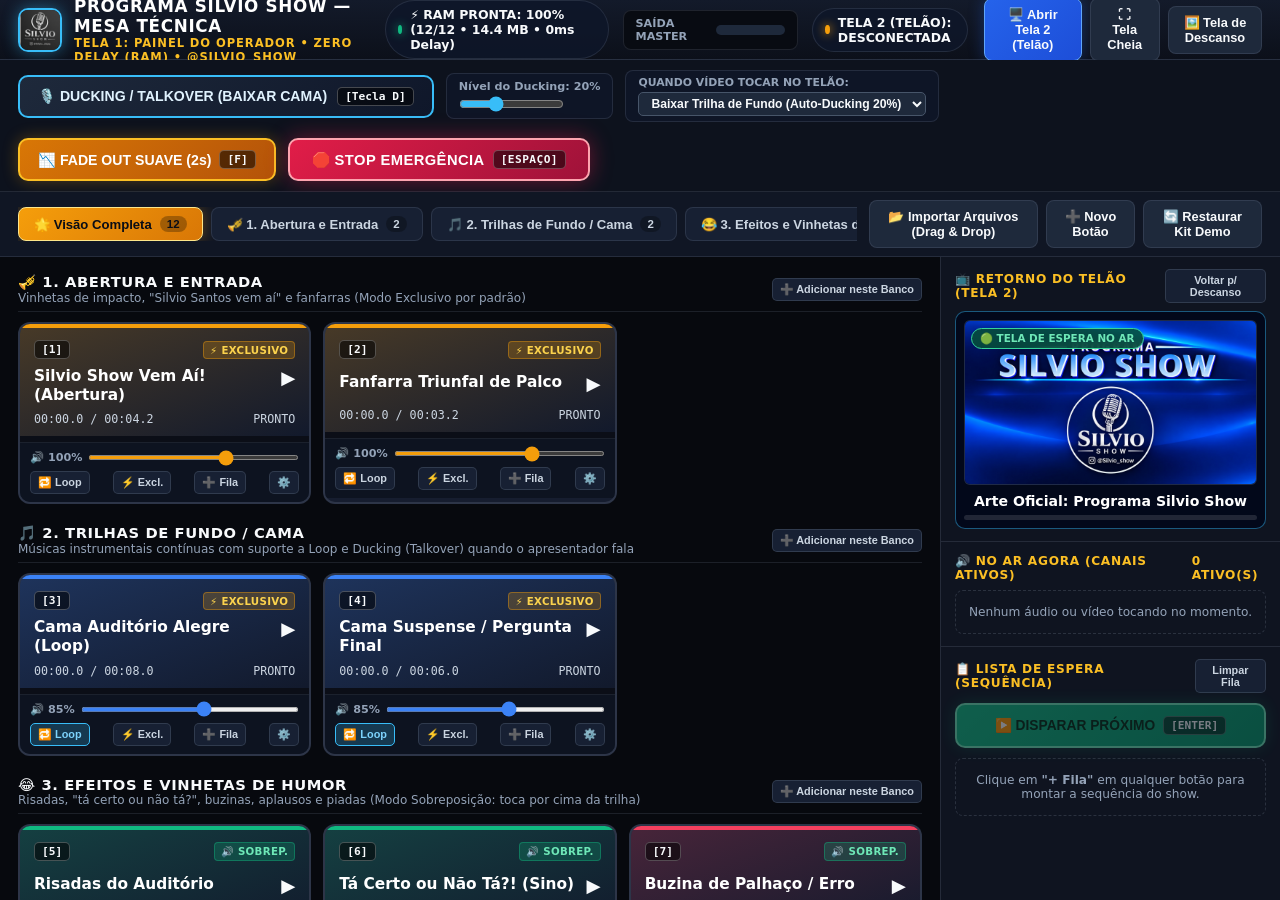
<file: index.html>
<!DOCTYPE html>
<html lang="pt-BR">
<head>
  <meta charset="UTF-8" />
  <meta name="viewport" content="width=device-width, initial-scale=1.0" />
  <title>TELA 1 — PAINEL DO OPERADOR | PROGRAMA SILVIO SHOW</title>
  <link rel="icon" type="image/jpeg" href="Silvio%20Show%20imagens/logo%20silvio%20show%20fundo%20preto.jpeg" />
  <link rel="stylesheet" href="styles.css" />
</head>
<body>
  <!-- TOP HEADER: STATUS DO SISTEMA E SAÍDA DE TELÃO (TELA 2) -->
  <header class="top-header">
    <div class="brand-area">
      <img
        src="Silvio%20Show%20imagens/logo%20silvio%20show%20fundo%20preto.jpeg"
        alt="Logo Silvio Show"
        class="brand-logo-img"
      />
      <div>
        <div class="brand-title">PROGRAMA SILVIO SHOW — MESA TÉCNICA</div>
        <div class="brand-subtitle">TELA 1: PAINEL DO OPERADOR • ZERO DELAY (RAM) • @Silvio_show</div>
      </div>
    </div>

    <div class="telemetry-area">
      <!-- Status de Pré-carregamento em RAM -->
      <div class="status-pill" id="ram-status-pill" title="Todos os áudios e vídeos decodificados na memória RAM para disparo imediato">
        <span class="dot online" id="ram-dot"></span>
        <span id="ram-status-text">⚡ RAM PRONTA: Carregando...</span>
      </div>

      <!-- Medidor VU Master -->
      <div class="vu-wrap" title="Nível de Saída de Áudio Master">
        <span class="vu-label">SAÍDA MASTER</span>
        <div class="vu-bar-bg">
          <div class="vu-bar-fill" id="master-vu-fill"></div>
        </div>
      </div>

      <!-- Status da Tela 2 (Telão / Palco) -->
      <div class="status-pill" id="stage-status-pill">
        <span class="dot warn" id="stage-dot"></span>
        <span id="stage-status-text">TELA 2 (TELÃO): DESCONECTADA</span>
      </div>
    </div>

    <div class="stage-actions">
      <button class="btn btn-primary-stage" id="btn-open-stage" title="Abre a janela limpa da Tela 2 para arrastar ao projetor/LED e colocar em Tela Cheia">
        🖥️ Abrir Tela 2 (Telão)
      </button>
      <button class="btn" id="btn-fullscreen-stage" title="Envia comando de Tela Cheia para a Tela 2">
        ⛶ Tela Cheia
      </button>
      <button class="btn" id="btn-config-standby" title="Personalizar a imagem/logo ou animação de descanso do Telão">
        🖼️ Tela de Descanso
      </button>
    </div>
  </header>

  <!-- MASTER CONTROL DECK: DUCKING (TALKOVER), TRANSIÇÃO VÍDEO E EMERGÊNCIA -->
  <section class="master-deck">
    <div class="deck-group">
      <button class="btn-ducking" id="btn-ducking-toggle" title="Atalho: Tecla [D] — Baixa suavemente o volume das Trilhas de Fundo / Cama enquanto o apresentador fala">
        <span>🎙️ DUCKING / TALKOVER (BAIXAR CAMA)</span>
        <span class="hotkey-badge">[Tecla D]</span>
      </button>

      <div class="duck-config">
        <label for="duck-level-slider">Nível do Ducking: <span id="duck-level-label">20%</span></label>
        <input type="range" id="duck-level-slider" min="5" max="50" value="20" step="5" />
      </div>

      <div class="video-behavior-box" title="Define o que acontece com a trilha de fundo quando um vídeo é disparado para a Tela 2">
        <label for="select-video-duck-behavior">Quando Vídeo Tocar no Telão:</label>
        <select id="select-video-duck-behavior">
          <option value="duck" selected>Baixar Trilha de Fundo (Auto-Ducking 20%)</option>
          <option value="cut">Cortar Trilha de Fundo (Fade Out)</option>
          <option value="none">Manter Trilha no Volume Atual</option>
        </select>
      </div>
    </div>

    <div class="deck-group">
      <button class="btn-fadeout" id="btn-master-fadeout" title="Atalho: Tecla [F] — Baixa suavemente todos os áudios e vídeos em 2 segundos">
        📉 FADE OUT SUAVE (2s) <span class="hotkey-badge">[F]</span>
      </button>

      <button class="btn-panic-stop" id="btn-master-stop" title="Atalho: [ESPAÇO] ou [ESC] — Corta imediatamente todos os sons e volta o Telão para a Tela de Descanso">
        🛑 STOP EMERGÊNCIA <span class="hotkey-badge">[ESPAÇO]</span>
      </button>
    </div>
  </section>

  <!-- BARRA DE BANCOS POR MOMENTO DO SHOW + IMPORTAÇÃO -->
  <nav class="banks-nav-bar">
    <div class="bank-tabs" id="bank-tabs">
      <button class="bank-tab active" data-bank="all">
        🌟 Visão Completa <span class="bank-count" id="count-all">0</span>
      </button>
      <button class="bank-tab" data-bank="abertura">
        🎺 1. Abertura e Entrada <span class="bank-count" id="count-abertura">0</span>
      </button>
      <button class="bank-tab" data-bank="trilhas">
        🎵 2. Trilhas de Fundo / Cama <span class="bank-count" id="count-trilhas">0</span>
      </button>
      <button class="bank-tab" data-bank="efeitos">
        😂 3. Efeitos e Vinhetas de Humor <span class="bank-count" id="count-efeitos">0</span>
      </button>
      <button class="bank-tab" data-bank="videos">
        🎬 4. Vídeos e Telão (Tela 2) <span class="bank-count" id="count-videos">0</span>
      </button>
    </div>

    <div class="stage-actions">
      <input type="file" id="quick-file-input" multiple accept="audio/*,video/*,image/*" style="display:none" />
      <button class="btn" id="btn-quick-import" title="Importar vários arquivos de áudio ou vídeo do computador de uma só vez">
        📂 Importar Arquivos (Drag &amp; Drop)
      </button>
      <button class="btn" id="btn-new-pad" title="Criar e configurar um novo botão personalizado">
        ➕ Novo Botão
      </button>
      <button class="btn" id="btn-reset-demo" title="Restaurar os botões originais de demonstração do Silvio Show">
        🔄 Restaurar Kit Demo
      </button>
    </div>
  </nav>

  <!-- WORKSPACE PRINCIPAL: GRADE DE BOTÕES + BARRA LATERAL -->
  <main class="workspace">
    <!-- GRADE DE BANCOS E PADS -->
    <div class="pads-container" id="pads-container">
      <!-- Renderizado dinamicamente via app.js -->
    </div>

    <!-- BARRA LATERAL: MONITOR DO TELÃO, CANAIS ATIVOS E LISTA DE ESPERA -->
    <aside class="right-sidebar">
      <!-- Bloco 1: Monitor em Tempo Real da Tela 2 (Telão) -->
      <div class="sidebar-block">
        <div class="sidebar-title">
          <span>📺 RETORNO DO TELÃO (TELA 2)</span>
          <button class="pad-mini-btn" id="btn-clear-stage" title="Voltar o Telão imediatamente para a imagem de descanso">
            Voltar p/ Descanso
          </button>
        </div>
        <div class="stage-mini-preview">
          <div class="stage-mini-thumb-wrap">
            <img
              id="stage-mini-thumb"
              src="Silvio%20Show%20imagens/imagem%20programa%20silvio%20show.jpeg"
              alt="Preview da Tela de Espera"
            />
            <div class="stage-mini-overlay-badge">
              <span class="stage-mini-status" id="stage-mini-badge">🟢 TELA DE ESPERA NO AR</span>
            </div>
          </div>
          <div class="stage-mini-name" id="stage-mini-title">Arte Oficial: Programa Silvio Show</div>
          <div class="stage-mini-progress">
            <div class="stage-mini-progress-fill" id="stage-mini-bar"></div>
          </div>
        </div>
      </div>

      <!-- Bloco 2: Canais em Execução Agora -->
      <div class="sidebar-block">
        <div class="sidebar-title">
          <span>🔊 NO AR AGORA (CANAIS ATIVOS)</span>
          <span id="active-channels-count">0 ativos</span>
        </div>
        <div class="active-channels-list" id="active-channels-list">
          <div class="empty-hint">Nenhum áudio ou vídeo tocando no momento.</div>
        </div>
      </div>

      <!-- Bloco 3: Lista de Espera (Next Queue) -->
      <div class="queue-section">
        <div class="sidebar-title">
          <span>📋 LISTA DE ESPERA (SEQUÊNCIA)</span>
          <button class="pad-mini-btn" id="btn-clear-queue">Limpar Fila</button>
        </div>

        <button class="btn-fire-next" id="btn-fire-next" disabled title="Atalho: Tecla [ENTER] — Dispara imediatamente o primeiro item da lista de espera">
          ▶️ DISPARAR PRÓXIMO <span class="hotkey-badge">[ENTER]</span>
        </button>

        <div class="queue-list" id="queue-list">
          <div class="empty-hint">
            Clique em <strong>"+ Fila"</strong> em qualquer botão para montar a sequência do show.
          </div>
        </div>
      </div>
    </aside>
  </main>

  <!-- MODAL 1: CRIAR / EDITAR BOTÃO (PAD) -->
  <div class="modal-backdrop" id="modal-pad">
    <div class="modal-card">
      <div class="modal-header">
        <h3 id="modal-pad-title">Configurar Botão do Painel</h3>
        <button class="pad-mini-btn" id="btn-close-pad-modal">✕</button>
      </div>
      <form id="form-pad" class="form-grid">
        <input type="hidden" id="pad-id-input" />

        <div class="form-group">
          <label for="pad-title-input">Nome do Botão (Exibido na Mesa):</label>
          <input type="text" id="pad-title-input" required placeholder="Ex: Silvio Santos Vem Aí / Risada Auditório" />
        </div>

        <div class="form-row">
          <div class="form-group">
            <label for="pad-bank-input">Banco / Momento do Show:</label>
            <select id="pad-bank-input">
              <option value="abertura">1. Abertura e Entrada</option>
              <option value="trilhas">2. Trilhas de Fundo / Cama</option>
              <option value="efeitos">3. Efeitos e Vinhetas de Humor</option>
              <option value="videos">4. Vídeos e Telão (Tela 2)</option>
            </select>
          </div>

          <div class="form-group">
            <label for="pad-mode-input">Modo de Transição:</label>
            <select id="pad-mode-input">
              <option value="exclusive">Exclusivo (Corta o anterior)</option>
              <option value="overlay">Sobreposição (Toca por cima)</option>
            </select>
          </div>
        </div>

        <div class="form-row">
          <div class="form-group">
            <label for="pad-color-input">Cor do Botão:</label>
            <select id="pad-color-input">
              <option value="#f59e0b">Dourado / Âmbar (Abertura)</option>
              <option value="#3b82f6">Azul Royal Silvio Show (Trilha / Cama)</option>
              <option value="#10b981">Verde Esmeralda (Efeito / Humor)</option>
              <option value="#f43f5e">Vermelho Coral (Impacto / Buzina)</option>
              <option value="#8b5cf6">Roxo Broadcast (Telão / Vídeo)</option>
              <option value="#06b6d4">Ciano Neon (Quadros)</option>
            </select>
          </div>

          <div class="form-group">
            <label for="pad-hotkey-input">Atalho no Teclado (1 tecla):</label>
            <input type="text" id="pad-hotkey-input" maxlength="2" placeholder="Ex: 1, 2, Q, W" />
          </div>
        </div>

        <div class="form-group">
          <label for="pad-file-input">Arquivo de Áudio / Vídeo / Imagem (Pré-carregado na RAM):</label>
          <input type="file" id="pad-file-input" accept="audio/*,video/*,image/*" />
          <small style="color:#94a3b8;font-size:0.72rem;" id="pad-file-current-info">
            Selecione um arquivo do computador (.mp3, .wav, .mp4, .webm, .png, .jpg) ou mantenha o som atual.
          </small>
        </div>

        <div class="form-group" style="flex-direction:row;align-items:center;gap:8px;">
          <input type="checkbox" id="pad-loop-input" />
          <label for="pad-loop-input" style="cursor:pointer;">Repetir continuamente em Loop (Ideal para Trilhas de Fundo / Cama)</label>
        </div>

        <div class="modal-actions">
          <button type="button" class="btn" id="btn-cancel-pad-modal">Cancelar</button>
          <button type="submit" class="btn btn-primary-stage">💾 Salvar na RAM</button>
        </div>
      </form>
    </div>
  </div>

  <!-- MODAL 2: CONFIGURAR TELA DE DESCANSO DO TELÃO (STANDBY TELA 2) -->
  <div class="modal-backdrop" id="modal-standby">
    <div class="modal-card">
      <div class="modal-header">
        <h3>🖼️ Configurar Tela de Espera do Telão (Tela 2)</h3>
        <button class="pad-mini-btn" id="btn-close-standby-modal">✕</button>
      </div>
      <form id="form-standby" class="form-grid">
        <div class="form-group">
          <label for="standby-mode-input">Visual da Tela de Espera quando não há vídeo tocando:</label>
          <select id="standby-mode-input">
            <option value="default" selected>Arte Principal Oficial: "Programa Silvio Show" (Widescreen Azul)</option>
            <option value="logo_dark">Logo Oficial Microfone: "Silvio Show" (Fundo Escuro)</option>
            <option value="custom">Outra Imagem ou Vídeo em Loop Enviado do Computador</option>
          </select>
        </div>

        <div class="form-group" style="flex-direction:row;align-items:center;gap:8px;">
          <input type="checkbox" id="standby-effects-input" checked />
          <label for="standby-effects-input" style="cursor:pointer;">
            Ativar iluminação de palco e partículas animadas suaves sobre a Tela de Espera
          </label>
        </div>

        <div class="form-group">
          <label for="standby-file-input">Ou envie uma imagem/vídeo adicional (.png, .jpg, .mp4):</label>
          <input type="file" id="standby-file-input" accept="image/*,video/*" />
        </div>

        <div class="modal-actions">
          <button type="button" class="btn" id="btn-cancel-standby-modal">Fechar</button>
          <button type="submit" class="btn btn-primary-stage">Aplicar no Telão Agora</button>
        </div>
      </form>
    </div>
  </div>

  <script src="db.js"></script>
  <script src="audio-engine.js"></script>
  <script src="app.js"></script>
</body>
</html>
</file>
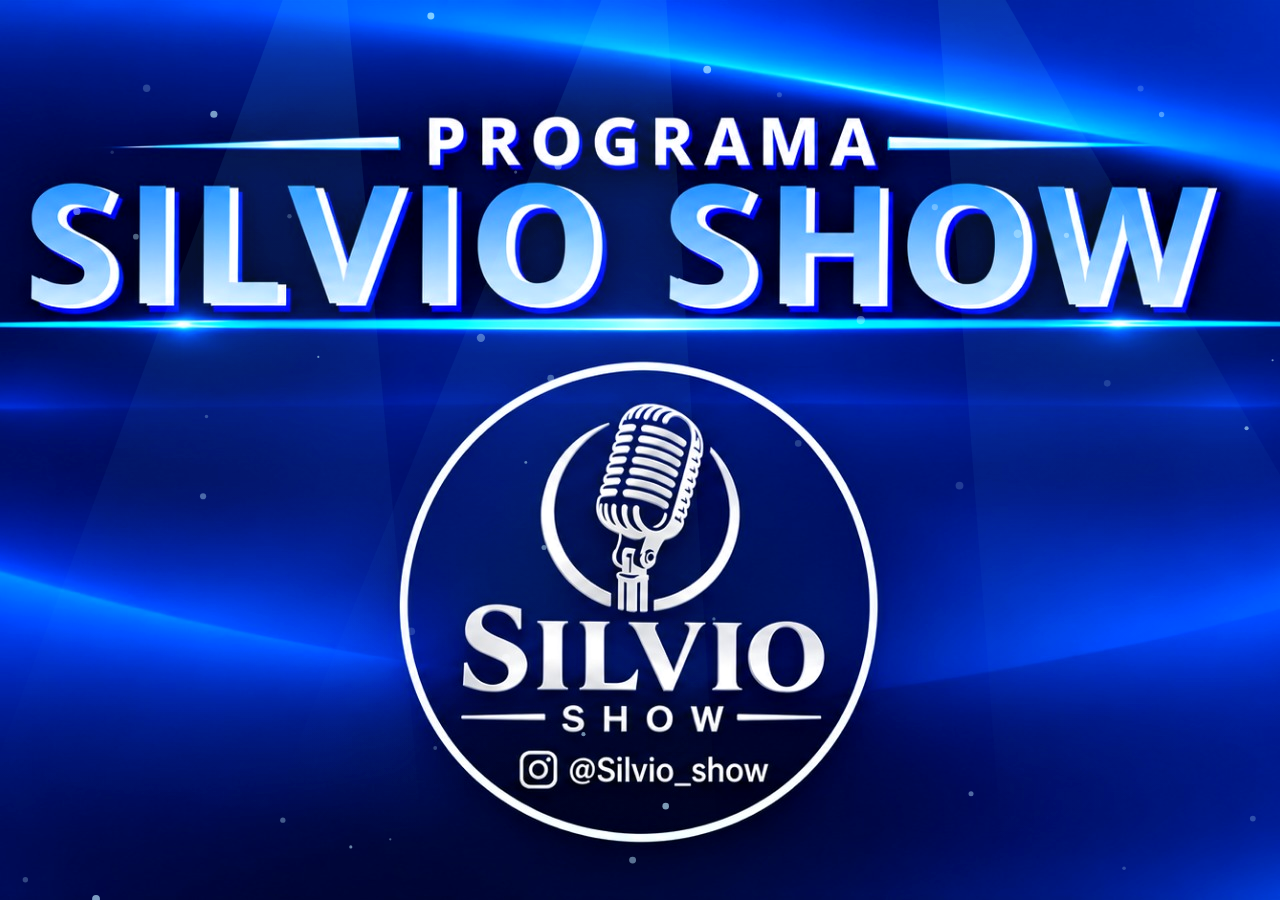
<file: stage.html>
<!DOCTYPE html>
<html lang="pt-BR">
<head>
  <meta charset="UTF-8" />
  <meta name="viewport" content="width=device-width, initial-scale=1.0" />
  <title>TELA 2 — SAÍDA DE TELÃO / PALCO (PROGRAMA SILVIO SHOW)</title>
  <link rel="icon" type="image/jpeg" href="Silvio%20Show%20imagens/logo%20silvio%20show%20fundo%20preto.jpeg" />
  <style>
    * {
      margin: 0;
      padding: 0;
      box-sizing: border-box;
      user-select: none;
    }

    html, body {
      width: 100vw;
      height: 100vh;
      overflow: hidden;
      background: #00081c;
      font-family: 'Segoe UI', system-ui, -apple-system, sans-serif;
      cursor: none; /* Oculta o mouse no projetor/painel de LED */
    }

    /* Camada 1: Tela de Descanso Oficial (Standby) */
    #standby-layer {
      position: fixed;
      inset: 0;
      width: 100vw;
      height: 100vh;
      display: flex;
      align-items: center;
      justify-content: center;
      z-index: 10;
      transition: opacity 0.35s ease;
      background: radial-gradient(circle at 50% 50%, #00247d 0%, #000b29 70%, #000412 100%);
      overflow: hidden;
    }

    #standby-layer.hidden {
      opacity: 0;
      pointer-events: none;
    }

    /* Arte Principal Widescreen do Programa Silvio Show */
    #default-standby {
      position: relative;
      width: 100vw;
      height: 100vh;
      display: flex;
      align-items: center;
      justify-content: center;
      overflow: hidden;
      background: #000c2e;
    }

    #official-standby-bg {
      width: 100vw;
      height: 100vh;
      object-fit: cover;
      animation: subtleBreath 10s ease-in-out infinite;
      filter: contrast(1.04) saturate(1.06);
    }

    /* Modo Alternativo: Logo Microfone Fundo Escuro Centralizada */
    #logo-only-standby {
      position: relative;
      width: 100vw;
      height: 100vh;
      display: none;
      align-items: center;
      justify-content: center;
      background: radial-gradient(circle at 50% 50%, #1c1d21 0%, #0a0b0e 75%, #000000 100%);
    }

    #official-logo-center {
      max-width: 62vw;
      max-height: 78vh;
      border-radius: 24px;
      box-shadow: 0 0 80px rgba(0, 195, 255, 0.25);
      animation: floatLogo 6s ease-in-out infinite;
    }

    /* Canvas de Brilho / Partículas de Palco sobre a Tela de Espera */
    #standby-canvas {
      position: absolute;
      inset: 0;
      width: 100vw;
      height: 100vh;
      z-index: 3;
      pointer-events: none;
      mix-blend-mode: screen;
    }

    @keyframes subtleBreath {
      0%, 100% { transform: scale(1); }
      50% { transform: scale(1.025); }
    }

    @keyframes floatLogo {
      0%, 100% { transform: translateY(0px) scale(1); }
      50% { transform: translateY(-10px) scale(1.03); }
    }

    /* Imagem ou Vídeo Customizado de Descanso */
    #custom-standby-img,
    #custom-standby-video {
      width: 100vw;
      height: 100vh;
      object-fit: cover;
      display: none;
      z-index: 2;
    }

    /* Camada 2: Reprodutor de Vídeo / Vinheta Ativa em Tela Cheia */
    #active-media-layer {
      position: fixed;
      inset: 0;
      width: 100vw;
      height: 100vh;
      background: #000;
      z-index: 20;
      opacity: 0;
      pointer-events: none;
      transition: opacity 0.22s ease;
      display: flex;
      align-items: center;
      justify-content: center;
    }

    #active-media-layer.active {
      opacity: 1;
    }

    #stage-video-player {
      width: 100vw;
      height: 100vh;
      object-fit: contain;
      background: #000;
      display: none;
    }

    #stage-image-player {
      width: 100vw;
      height: 100vh;
      object-fit: contain;
      background: #000;
      display: none;
    }

    #stage-synth-canvas {
      width: 100vw;
      height: 100vh;
      display: none;
    }

    /* Dica rápida de Tela Cheia (some automaticamente e fica invisível em Fullscreen) */
    #fullscreen-hint {
      position: fixed;
      bottom: 24px;
      right: 24px;
      z-index: 100;
      background: rgba(3, 18, 56, 0.9);
      border: 1px solid rgba(0, 212, 255, 0.6);
      color: #e0f2fe;
      padding: 10px 18px;
      border-radius: 10px;
      font-size: 0.85rem;
      font-weight: 600;
      letter-spacing: 0.04em;
      backdrop-filter: blur(8px);
      opacity: 0;
      transition: opacity 0.3s ease;
      pointer-events: none;
    }

    body.show-hint:not(:fullscreen) #fullscreen-hint {
      opacity: 1;
      cursor: pointer;
      pointer-events: auto;
    }
  </style>
</head>
<body>
  <!-- Camada 1: Tela de Descanso Oficial (Standby) -->
  <div id="standby-layer">
    <!-- Opção 1 (Padrão): Imagem Principal Widescreen do Programa Silvio Show -->
    <div id="default-standby">
      <img
        id="official-standby-bg"
        src="Silvio%20Show%20imagens/imagem%20programa%20silvio%20show.jpeg"
        alt="Programa Silvio Show - Tela de Espera"
      />
    </div>

    <!-- Opção 2: Logo Microfone Fundo Preto em Destaque -->
    <div id="logo-only-standby">
      <img
        id="official-logo-center"
        src="Silvio%20Show%20imagens/logo%20silvio%20show%20fundo%20preto.jpeg"
        alt="Logo Silvio Show"
      />
    </div>

    <!-- Opção 3: Mídia Extra Enviada pelo Operador -->
    <img id="custom-standby-img" alt="Tela de Descanso Personalizada" />
    <video id="custom-standby-video" muted loop playsinline></video>

    <!-- Efeito de Luzes / Partículas Suaves sobre a Tela de Espera -->
    <canvas id="standby-canvas"></canvas>
  </div>

  <!-- Camada 2: Mídia Ativa (Vídeos / Vinhetas / Chamadas de Quadros) -->
  <div id="active-media-layer">
    <video id="stage-video-player" playsinline preload="auto"></video>
    <img id="stage-image-player" alt="Mídia em Exibição" />
    <canvas id="stage-synth-canvas"></canvas>
  </div>

  <div id="fullscreen-hint" title="Clique ou pressione F11 para Tela Cheia">
    🖥️ Duplo clique ou F11 para Tela Cheia no Projetor / LED
  </div>

  <script src="db.js"></script>
  <script src="stage.js"></script>
</body>
</html>
</file>
<file: styles.css>
/* styles.css - Estilização Broadcast Profissional para o Painel do Operador (Tela 1) */

:root {
  --bg-dark: #07090e;
  --bg-panel: #0f1420;
  --bg-card: #161d2f;
  --bg-card-hover: #1d263d;
  --border-subtle: rgba(148, 163, 184, 0.16);
  --text-main: #f8fafc;
  --text-muted: #94a3b8;
  --accent-gold: #f59e0b;
  --accent-amber: #fbbf24;
  --accent-blue: #3b82f6;
  --accent-emerald: #10b981;
  --accent-rose: #f43f5e;
  --accent-purple: #8b5cf6;
  --accent-cyan: #06b6d4;
}

* {
  margin: 0;
  padding: 0;
  box-sizing: border-box;
  user-select: none;
}

body {
  background: var(--bg-dark);
  color: var(--text-main);
  font-family: 'Segoe UI', system-ui, -apple-system, sans-serif;
  height: 100vh;
  width: 100vw;
  overflow: hidden;
  display: flex;
  flex-direction: column;
}

/* TOP HEADER */
.top-header {
  height: 60px;
  background: linear-gradient(180deg, #131a2a 0%, #0c101a 100%);
  border-bottom: 1px solid var(--border-subtle);
  padding: 0 18px;
  display: flex;
  align-items: center;
  justify-content: space-between;
  gap: 16px;
  flex-shrink: 0;
}

.brand-area {
  display: flex;
  align-items: center;
  gap: 12px;
}

.brand-logo-img {
  width: 44px;
  height: 44px;
  border-radius: 10px;
  object-fit: cover;
  border: 2px solid #38bdf8;
  box-shadow: 0 0 16px rgba(56, 189, 248, 0.45);
}

.brand-title {
  font-size: 1.05rem;
  font-weight: 800;
  letter-spacing: 0.04em;
  color: #fff;
}

.brand-subtitle {
  font-size: 0.72rem;
  color: var(--accent-amber);
  font-weight: 600;
  letter-spacing: 0.08em;
  text-transform: uppercase;
}

.telemetry-area {
  display: flex;
  align-items: center;
  gap: 14px;
}

.status-pill {
  display: flex;
  align-items: center;
  gap: 8px;
  background: rgba(15, 23, 42, 0.85);
  border: 1px solid var(--border-subtle);
  padding: 6px 12px;
  border-radius: 999px;
  font-size: 0.78rem;
  font-weight: 600;
}

.dot {
  width: 9px;
  height: 9px;
  border-radius: 50%;
  background: #64748b;
}

.dot.online {
  background: #10b981;
  box-shadow: 0 0 10px #10b981;
}

.dot.warn {
  background: #f59e0b;
  box-shadow: 0 0 10px #f59e0b;
}

/* VU METER */
.vu-wrap {
  display: flex;
  align-items: center;
  gap: 8px;
  background: #080b12;
  border: 1px solid var(--border-subtle);
  padding: 6px 12px;
  border-radius: 8px;
}

.vu-label {
  font-size: 0.7rem;
  font-weight: 700;
  color: var(--text-muted);
}

.vu-bar-bg {
  width: 90px;
  height: 10px;
  background: #1e293b;
  border-radius: 5px;
  overflow: hidden;
}

.vu-bar-fill {
  height: 100%;
  width: 0%;
  background: linear-gradient(90deg, #10b981 0%, #fbbf24 70%, #ef4444 100%);
  transition: width 0.06s linear;
}

/* HEADER BUTTONS */
.stage-actions {
  display: flex;
  align-items: center;
  gap: 8px;
}

.btn {
  border: 1px solid var(--border-subtle);
  background: #1e293b;
  color: #f8fafc;
  padding: 8px 14px;
  border-radius: 8px;
  font-size: 0.8rem;
  font-weight: 700;
  cursor: pointer;
  display: inline-flex;
  align-items: center;
  gap: 6px;
  transition: all 0.15s ease;
}

.btn:hover {
  background: #334155;
  transform: translateY(-1px);
}

.btn-primary-stage {
  background: linear-gradient(135deg, #2563eb, #1d4ed8);
  border-color: #60a5fa;
  box-shadow: 0 0 15px rgba(37, 99, 235, 0.35);
}

.btn-primary-stage:hover {
  background: linear-gradient(135deg, #3b82f6, #2563eb);
}

/* MASTER CONTROL DECK (BARRA DE COMANDO DE PALCO) */
.master-deck {
  background: #0d121d;
  border-bottom: 1px solid var(--border-subtle);
  padding: 10px 18px;
  display: flex;
  align-items: center;
  justify-content: space-between;
  gap: 16px;
  flex-shrink: 0;
  flex-wrap: wrap;
}

.deck-group {
  display: flex;
  align-items: center;
  gap: 12px;
}

/* BOTÃO DUCKING (TALKOVER) */
.btn-ducking {
  background: linear-gradient(135deg, #1e293b, #0f172a);
  border: 2px solid #38bdf8;
  color: #e0f2fe;
  padding: 10px 18px;
  border-radius: 10px;
  font-size: 0.88rem;
  font-weight: 800;
  cursor: pointer;
  display: flex;
  align-items: center;
  gap: 10px;
  transition: all 0.15s ease;
}

.btn-ducking:hover {
  background: #1e3a5f;
}

.btn-ducking.active {
  background: linear-gradient(135deg, #0284c7, #0369a1);
  border-color: #7dd3fc;
  color: #fff;
  box-shadow: 0 0 24px rgba(56, 189, 248, 0.7);
  animation: pulseDuck 1.1s infinite alternate;
}

@keyframes pulseDuck {
  from { box-shadow: 0 0 12px rgba(56, 189, 248, 0.5); }
  to { box-shadow: 0 0 26px rgba(56, 189, 248, 0.95); }
}

.duck-config {
  display: flex;
   flex-direction: column;
  gap: 3px;
  background: rgba(15, 23, 42, 0.8);
  padding: 6px 12px;
  border-radius: 8px;
  border: 1px solid var(--border-subtle);
}

.duck-config label {
  font-size: 0.7rem;
  color: var(--text-muted);
  font-weight: 700;
}

.duck-config input[type="range"] {
  width: 105px;
  accent-color: #38bdf8;
  cursor: pointer;
}

.video-behavior-box {
  display: flex;
  flex-direction: column;
  gap: 3px;
  background: rgba(15, 23, 42, 0.8);
  padding: 5px 12px;
  border-radius: 8px;
  border: 1px solid var(--border-subtle);
}

.video-behavior-box label {
  font-size: 0.68rem;
  color: var(--text-muted);
  font-weight: 700;
  text-transform: uppercase;
}

.video-behavior-box select {
  background: #1e293b;
  color: #f8fafc;
  border: 1px solid #475569;
  border-radius: 5px;
  padding: 3px 8px;
  font-size: 0.76rem;
  font-weight: 600;
  cursor: pointer;
}

/* BOTÕES DE EMERGÊNCIA: FADE OUT E STOP */
.btn-fadeout {
  background: linear-gradient(135deg, #d97706, #b45309);
  border: 2px solid #fbbf24;
  color: #fff;
  padding: 10px 18px;
  border-radius: 10px;
  font-size: 0.88rem;
  font-weight: 800;
  cursor: pointer;
  display: flex;
  align-items: center;
  gap: 8px;
  box-shadow: 0 0 16px rgba(245, 158, 11, 0.3);
  transition: all 0.15s ease;
}

.btn-fadeout:hover {
  background: linear-gradient(135deg, #f59e0b, #d97706);
  transform: scale(1.02);
}

.btn-panic-stop {
  background: linear-gradient(135deg, #e11d48, #9f1239);
  border: 2px solid #fda4af;
  color: #fff;
  padding: 10px 22px;
  border-radius: 10px;
  font-size: 0.92rem;
  font-weight: 900;
  letter-spacing: 0.03em;
  cursor: pointer;
  display: flex;
  align-items: center;
  gap: 8px;
  box-shadow: 0 0 22px rgba(225, 29, 72, 0.45);
  transition: all 0.15s ease;
}

.btn-panic-stop:hover {
  background: linear-gradient(135deg, #f43f5e, #be123c);
  transform: scale(1.03);
}

/* NAVEGAÇÃO DE BANCOS POR MOMENTO DO SHOW */
.banks-nav-bar {
  background: #101624;
  border-bottom: 1px solid var(--border-subtle);
  padding: 8px 18px;
  display: flex;
  align-items: center;
  justify-content: space-between;
  gap: 12px;
  flex-shrink: 0;
}

.bank-tabs {
  display: flex;
  align-items: center;
  gap: 8px;
  overflow-x: auto;
}

.bank-tab {
  background: #172033;
  border: 1px solid var(--border-subtle);
  color: #cbd5e1;
  padding: 8px 15px;
  border-radius: 8px;
  font-size: 0.82rem;
  font-weight: 700;
  cursor: pointer;
  display: flex;
  align-items: center;
  gap: 8px;
  transition: all 0.15s ease;
  white-space: nowrap;
}

.bank-tab:hover {
  background: #1e293b;
  color: #fff;
}

.bank-tab.active {
  background: linear-gradient(135deg, #f59e0b, #d97706);
  color: #090d16;
  border-color: #fde68a;
  font-weight: 900;
  box-shadow: 0 0 15px rgba(245, 158, 11, 0.35);
}

.bank-count {
  background: rgba(0, 0, 0, 0.28);
  padding: 2px 7px;
  border-radius: 999px;
  font-size: 0.72rem;
}

/* ÁREA CENTRAL DE TRABALHO (GRID + SIDEBAR) */
.workspace {
  flex: 1;
  display: grid;
  grid-template-columns: 1fr 340px;
  overflow: hidden;
}

/* ZONA DE PADS */
.pads-container {
  padding: 16px 18px;
  overflow-y: auto;
  display: flex;
  flex-direction: column;
  gap: 20px;
  position: relative;
}

.pads-container.drag-over::after {
  content: '📥 SOLTE OS ARQUIVOS DE ÁUDIO OU VÍDEO AQUI PARA CRIAR BOTÕES INSTANTÂNEOS NA RAM';
  position: fixed;
  inset: 140px 360px 20px 20px;
  background: rgba(15, 23, 42, 0.92);
  border: 3px dashed #fbbf24;
  border-radius: 16px;
  display: flex;
  align-items: center;
  justify-content: center;
  font-size: 1.2rem;
  font-weight: 800;
  color: #fde68a;
  z-index: 50;
  pointer-events: none;
}

.bank-section {
  display: flex;
  flex-direction: column;
  gap: 10px;
}

.bank-section-header {
  display: flex;
  align-items: center;
  justify-content: space-between;
  border-bottom: 1px solid rgba(148, 163, 184, 0.15);
  padding-bottom: 6px;
}

.bank-section-title {
  font-size: 0.92rem;
  font-weight: 800;
  letter-spacing: 0.04em;
  text-transform: uppercase;
  display: flex;
  align-items: center;
  gap: 8px;
}

.bank-section-desc {
  font-size: 0.75rem;
  color: var(--text-muted);
}

.pads-grid {
  display: grid;
  grid-template-columns: repeat(auto-fill, minmax(245px, 1fr));
  gap: 12px;
}

/* CARD DO BOTÃO (PAD DE DISPARO) */
.pad-card {
  background: var(--bg-card);
  border: 2px solid rgba(148, 163, 184, 0.18);
  border-radius: 12px;
  display: flex;
  flex-direction: column;
  overflow: hidden;
  transition: transform 0.1s ease, box-shadow 0.15s ease, border-color 0.15s ease;
  position: relative;
}

.pad-card:hover {
  border-color: var(--pad-color, #fbbf24);
  box-shadow: 0 6px 20px rgba(0, 0, 0, 0.45);
}

.pad-card.playing {
  border-color: #fff !important;
  box-shadow: 0 0 25px var(--pad-color, #fbbf24);
  animation: padPulse 0.9s infinite alternate;
}

@keyframes padPulse {
  from { box-shadow: 0 0 12px var(--pad-color, #fbbf24); }
  to { box-shadow: 0 0 28px var(--pad-color, #fbbf24); }
}

.pad-trigger-zone {
  padding: 12px 14px 10px;
  cursor: pointer;
  background: linear-gradient(160deg, var(--pad-tint, rgba(245, 158, 11, 0.18)) 0%, rgba(15, 23, 42, 0.6) 100%);
  border-top: 4px solid var(--pad-color, #f59e0b);
  display: flex;
  flex-direction: column;
  gap: 8px;
  min-height: 108px;
  justify-content: space-between;
  transition: background 0.12s ease;
}

.pad-trigger-zone:active {
  transform: scale(0.985);
}

.pad-top-meta {
  display: flex;
  align-items: center;
  justify-content: space-between;
  gap: 6px;
}

.hotkey-badge {
  background: rgba(0, 0, 0, 0.55);
  border: 1px solid rgba(255, 255, 255, 0.25);
  color: #f8fafc;
  font-size: 0.7rem;
  font-weight: 800;
  padding: 2px 7px;
  border-radius: 5px;
  font-family: monospace;
}

.pad-badges {
  display: flex;
  align-items: center;
  gap: 4px;
}

.mini-badge {
  font-size: 0.64rem;
  font-weight: 800;
  padding: 2px 6px;
  border-radius: 4px;
  text-transform: uppercase;
  letter-spacing: 0.03em;
}

.badge-exclusive {
  background: rgba(245, 158, 11, 0.22);
  color: #fcd34d;
  border: 1px solid rgba(245, 158, 11, 0.4);
}

.badge-overlay {
  background: rgba(16, 185, 129, 0.22);
  color: #6ee7b7;
  border: 1px solid rgba(16, 185, 129, 0.4);
}

.badge-stage {
  background: rgba(139, 92, 246, 0.3);
  color: #ddd6fe;
  border: 1px solid rgba(139, 92, 246, 0.5);
}

.pad-title-row {
  display: flex;
  align-items: flex-start;
  justify-content: space-between;
  gap: 8px;
}

.pad-title {
  font-size: 0.96rem;
  font-weight: 800;
  color: #ffffff;
  line-height: 1.22;
  word-break: break-word;
}

.pad-play-icon {
  font-size: 1.15rem;
  flex-shrink: 0;
}

.pad-time-row {
  display: flex;
  align-items: center;
  justify-content: space-between;
  font-size: 0.73rem;
  font-family: monospace;
  color: #cbd5e1;
}

.pad-remaining.active {
  color: #fde047;
  font-weight: 800;
}

/* BARRA DE PROGRESSO DO PAD */
.pad-progress-track {
  width: 100%;
  height: 6px;
  background: rgba(0, 0, 0, 0.5);
  overflow: hidden;
}

.pad-progress-fill {
  height: 100%;
  width: 0%;
  background: var(--pad-color, #fbbf24);
  transition: width 0.06s linear;
}

/* CONTROLES INFERIORES DO PAD */
.pad-controls {
  padding: 8px 10px;
  background: #0d1320;
  display: flex;
  flex-direction: column;
  gap: 7px;
  border-top: 1px solid rgba(255, 255, 255, 0.06);
}

.pad-volume-row {
  display: flex;
  align-items: center;
  gap: 6px;
}

.pad-volume-row span {
  font-size: 0.7rem;
  color: var(--text-muted);
  font-weight: 700;
  min-width: 36px;
}

.pad-volume-slider {
  flex: 1;
  height: 5px;
  accent-color: var(--pad-color, #fbbf24);
  cursor: pointer;
}

.pad-btn-row {
  display: flex;
  align-items: center;
  justify-content: space-between;
  gap: 4px;
}

.pad-mini-btn {
  background: #172033;
  border: 1px solid rgba(148, 163, 184, 0.2);
  color: #cbd5e1;
  padding: 4px 7px;
  border-radius: 5px;
  font-size: 0.68rem;
  font-weight: 700;
  cursor: pointer;
  transition: all 0.12s ease;
}

.pad-mini-btn:hover {
  background: #28354f;
  color: #fff;
}

.pad-mini-btn.active {
  background: rgba(56, 189, 248, 0.22);
  border-color: #38bdf8;
  color: #7dd3fc;
}

/* PAINEL LATERAL DIREITO (TELÃO + CANAIS ATIVOS + FILA DE ESPERA) */
.right-sidebar {
  background: var(--bg-panel);
  border-left: 1px solid var(--border-subtle);
  display: flex;
  flex-direction: column;
  overflow: hidden;
}

.sidebar-block {
  padding: 12px 14px;
  border-bottom: 1px solid var(--border-subtle);
  display: flex;
  flex-direction: column;
  gap: 8px;
}

.sidebar-title {
  font-size: 0.76rem;
  font-weight: 800;
  text-transform: uppercase;
  letter-spacing: 0.06em;
  color: var(--accent-amber);
  display: flex;
  align-items: center;
  justify-content: space-between;
}

/* MINI MONITOR DA TELA 2 */
.stage-mini-preview {
  background: #02081a;
  border: 1px solid rgba(56, 189, 248, 0.45);
  border-radius: 10px;
  padding: 8px;
  text-align: center;
  position: relative;
}

.stage-mini-thumb-wrap {
  position: relative;
  width: 100%;
  aspect-ratio: 16 / 9;
  border-radius: 6px;
  overflow: hidden;
  margin-bottom: 8px;
  background: #000c2e;
  border: 1px solid rgba(255, 255, 255, 0.12);
}

#stage-mini-thumb {
  width: 100%;
  height: 100%;
  object-fit: cover;
  display: block;
}

.stage-mini-overlay-badge {
  position: absolute;
  top: 6px;
  left: 6px;
}

.stage-mini-status {
  font-size: 0.65rem;
  font-weight: 800;
  padding: 3px 8px;
  border-radius: 999px;
  display: inline-block;
  background: rgba(6, 78, 59, 0.88);
  border: 1px solid #34d399;
  color: #6ee7b7;
  backdrop-filter: blur(4px);
}

.stage-mini-status.playing-video {
  background: rgba(136, 19, 55, 0.9);
  border-color: #fb7185;
  color: #ffe4e6;
}

.stage-mini-name {
  font-size: 0.88rem;
  font-weight: 800;
  color: #fff;
  margin-bottom: 6px;
}

.stage-mini-progress {
  width: 100%;
  height: 5px;
  background: rgba(255, 255, 255, 0.12);
  border-radius: 99px;
  overflow: hidden;
}

.stage-mini-progress-fill {
  height: 100%;
  width: 0%;
  background: #f43f5e;
}

/* CANAIS TOCANDO AGORA */
.active-channels-list {
  display: flex;
  flex-direction: column;
  gap: 6px;
  max-height: 145px;
  overflow-y: auto;
}

.active-channel-item {
  background: #172033;
  border-left: 3px solid #10b981;
  padding: 6px 10px;
  border-radius: 6px;
  display: flex;
  align-items: center;
  justify-content: space-between;
  font-size: 0.76rem;
}

/* LISTA DE ESPERA (FILA) */
.queue-section {
  flex: 1;
  display: flex;
  flex-direction: column;
  overflow: hidden;
  padding: 12px 14px;
  gap: 10px;
}

.btn-fire-next {
  width: 100%;
  background: linear-gradient(135deg, #10b981, #059669);
  border: 2px solid #6ee7b7;
  color: #052e16;
  padding: 11px 14px;
  border-radius: 10px;
  font-size: 0.86rem;
  font-weight: 900;
  cursor: pointer;
  display: flex;
  align-items: center;
  justify-content: center;
  gap: 8px;
  box-shadow: 0 0 16px rgba(16, 185, 129, 0.3);
  transition: all 0.15s ease;
}

.btn-fire-next:hover:not(:disabled) {
  transform: translateY(-1px);
  background: linear-gradient(135deg, #34d399, #10b981);
}

.btn-fire-next:disabled {
  opacity: 0.45;
  cursor: not-allowed;
}

.queue-list {
  flex: 1;
  overflow-y: auto;
  display: flex;
  flex-direction: column;
  gap: 6px;
}

.queue-item {
  background: #161f33;
  border: 1px solid var(--border-subtle);
  border-radius: 8px;
  padding: 8px 10px;
  display: flex;
  align-items: center;
  justify-content: space-between;
  gap: 8px;
}

.queue-item:first-child {
  border-color: #10b981;
  background: rgba(16, 185, 129, 0.12);
}

.queue-item-info {
  display: flex;
  flex-direction: column;
  gap: 2px;
  overflow: hidden;
}

.queue-item-title {
  font-size: 0.8rem;
  font-weight: 700;
  white-space: nowrap;
  overflow: hidden;
  text-overflow: ellipsis;
}

.queue-item-bank {
  font-size: 0.66rem;
  color: var(--text-muted);
}

.empty-hint {
  color: var(--text-muted);
  font-size: 0.76rem;
  text-align: center;
  padding: 14px 8px;
  border: 1px dashed rgba(148, 163, 184, 0.2);
  border-radius: 8px;
}

/* MODAIS (NOVO/EDITAR BOTÃO E CONFIGURAR TELA DE DESCANSO) */
.modal-backdrop {
  position: fixed;
  inset: 0;
  background: rgba(2, 6, 23, 0.8);
  backdrop-filter: blur(5px);
  display: none;
  align-items: center;
  justify-content: center;
  z-index: 200;
}

.modal-backdrop.open {
  display: flex;
}

.modal-card {
  background: #111827;
  border: 1px solid rgba(251, 191, 36, 0.35);
  border-radius: 14px;
  width: 94%;
  max-width: 500px;
  padding: 20px;
  display: flex;
  flex-direction: column;
  gap: 14px;
  box-shadow: 0 20px 50px rgba(0, 0, 0, 0.75);
}

.modal-header {
  display: flex;
  align-items: center;
  justify-content: space-between;
  border-bottom: 1px solid var(--border-subtle);
  padding-bottom: 10px;
}

.modal-header h3 {
  font-size: 1rem;
  font-weight: 800;
  color: var(--accent-amber);
}

.form-grid {
  display: flex;
  flex-direction: column;
  gap: 11px;
}

.form-group {
  display: flex;
  flex-direction: column;
  gap: 5px;
}

.form-group label {
  font-size: 0.76rem;
  font-weight: 700;
  color: #cbd5e1;
}

.form-group input[type="text"],
.form-group select,
.form-group input[type="file"] {
  background: #1e293b;
  border: 1px solid #334155;
  color: #fff;
  padding: 8px 10px;
  border-radius: 7px;
  font-size: 0.84rem;
}

.form-row {
  display: grid;
  grid-template-columns: 1fr 1fr;
  gap: 10px;
}

.modal-actions {
  display: flex;
  justify-content: flex-end;
  gap: 8px;
  margin-top: 6px;
}
</file>
